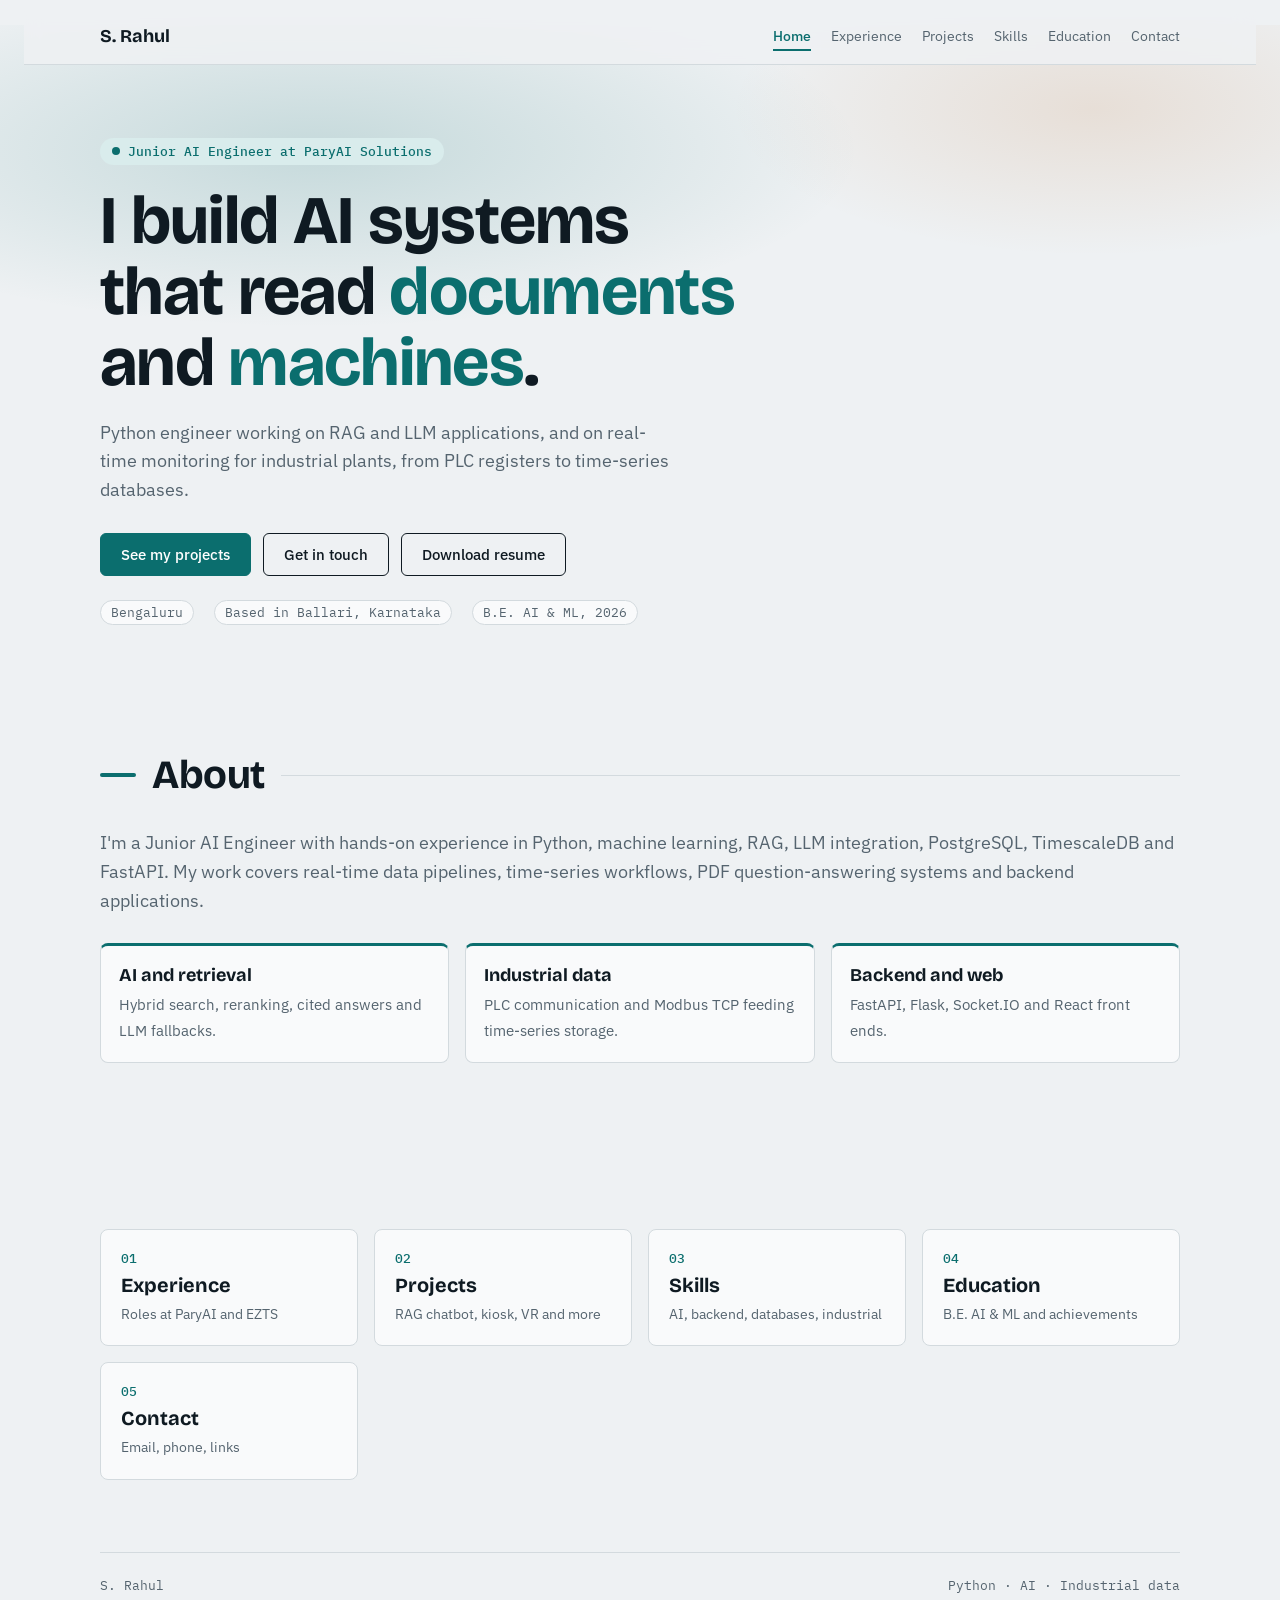
<file: index.html>
<!doctype html>
<html lang="en">
<head>
<meta charset="utf-8">
<meta name="viewport" content="width=device-width, initial-scale=1, viewport-fit=cover">
<title>S. Rahul Portfolio</title>
<meta name="claude:viewport-fit-sides" content="cover">
<link rel="preconnect" href="https://fonts.googleapis.com">
<link rel="preconnect" href="https://fonts.gstatic.com" crossorigin>
<link rel="stylesheet" href="https://fonts.googleapis.com/css2?family=Bricolage+Grotesque:opsz,wght@12..96,500;12..96,700&family=IBM+Plex+Sans:wght@400;500;600&family=IBM+Plex+Mono:wght@400;500&display=swap">
<link rel="stylesheet" href="style.css">
</head>
<body>

<header class="top">
  <div class="wrap">
    <a class="brand" href="index.html">S. Rahul</a>
    <nav aria-label="Pages">
      <a href="index.html" class="active" aria-current="page">Home</a>
      <a href="experience.html">Experience</a>
      <a href="projects.html">Projects</a>
      <a href="skills.html">Skills</a>
      <a href="education.html">Education</a>
      <a href="contact.html">Contact</a>
    </nav>
  </div>
</header>

<main class="wrap" id="top">
  <div class="hero">
    <div>
      <span class="status"><i></i>Junior AI Engineer at ParyAI Solutions</span>
      <h1>I build AI systems that read <span>documents</span> and <span>machines</span>.</h1>
      <p class="lead">Python engineer working on RAG and LLM applications, and on real-time monitoring for industrial plants, from PLC registers to time-series databases.</p>
      <div class="cta">
        <a class="btn primary" href="projects.html">See my projects</a>
        <a class="btn" href="contact.html">Get in touch</a>
        <a class="btn" href="S.Rahul.pdf" download>Download resume</a>
      </div>
      <div class="meta"><span>Bengaluru</span><span>Based in Ballari, Karnataka</span><span>B.E. AI &amp; ML, 2026</span></div>
    </div>
  </div>

  <section id="about" class="about">
    <div class="sec-head">
      <h2>About</h2>
      <div class="sec-body">
        <p>I'm a Junior AI Engineer with hands-on experience in Python, machine learning, RAG, LLM integration, PostgreSQL, TimescaleDB and FastAPI. My work covers real-time data pipelines, time-series workflows, PDF question-answering systems and backend applications.</p>
        <div class="facts">
          <div class="fact"><b>AI and retrieval</b><span>Hybrid search, reranking, cited answers and LLM fallbacks.</span></div>
          <div class="fact"><b>Industrial data</b><span>PLC communication and Modbus TCP feeding time-series storage.</span></div>
          <div class="fact"><b>Backend and web</b><span>FastAPI, Flask, Socket.IO and React front ends.</span></div>
        </div>
      </div>
    </div>
  </section>

  <div class="explore">
    <a href="experience.html"><em>01</em><b>Experience</b><span>Roles at ParyAI and EZTS</span></a>
    <a href="projects.html"><em>02</em><b>Projects</b><span>RAG chatbot, kiosk, VR and more</span></a>
    <a href="skills.html"><em>03</em><b>Skills</b><span>AI, backend, databases, industrial</span></a>
    <a href="education.html"><em>04</em><b>Education</b><span>B.E. AI &amp; ML and achievements</span></a>
    <a href="contact.html"><em>05</em><b>Contact</b><span>Email, phone, links</span></a>
  </div>

  <footer><span>S. Rahul</span><span>Python · AI · Industrial data</span></footer>
</main>

<script src="script.js"></script>
</body>
</html>
</file>
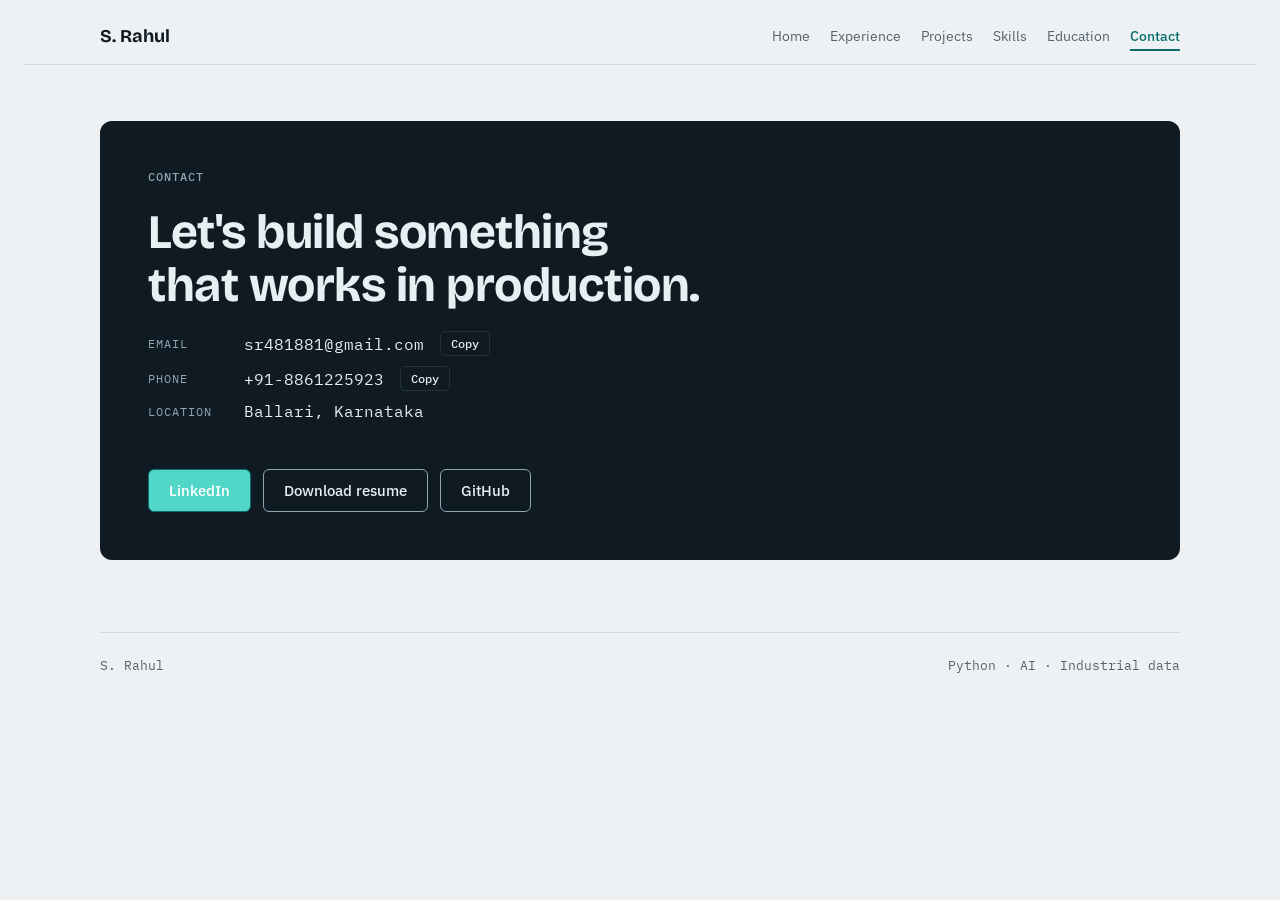
<file: contact.html>
<!doctype html>
<html lang="en">
<head>
<meta charset="utf-8">
<meta name="viewport" content="width=device-width, initial-scale=1, viewport-fit=cover">
<title>Contact · S. Rahul</title>
<meta name="claude:viewport-fit-sides" content="cover">
<link rel="preconnect" href="https://fonts.googleapis.com">
<link rel="preconnect" href="https://fonts.gstatic.com" crossorigin>
<link rel="stylesheet" href="https://fonts.googleapis.com/css2?family=Bricolage+Grotesque:opsz,wght@12..96,500;12..96,700&family=IBM+Plex+Sans:wght@400;500;600&family=IBM+Plex+Mono:wght@400;500&display=swap">
<link rel="stylesheet" href="style.css">
</head>
<body>

<header class="top">
  <div class="wrap">
    <a class="brand" href="index.html">S. Rahul</a>
    <nav aria-label="Pages">
      <a href="index.html">Home</a>
      <a href="experience.html">Experience</a>
      <a href="projects.html">Projects</a>
      <a href="skills.html">Skills</a>
      <a href="education.html">Education</a>
      <a href="contact.html" class="active" aria-current="page">Contact</a>
    </nav>
  </div>
</header>

<main class="wrap" id="top">
  <section class="page-intro" id="contact">
    <div class="contact">
      <span class="label">Contact</span>
      <h2>Let's build something that works in production.</h2>
      <div class="contact-list">
        <div><span class="k">Email</span><span>sr481881@gmail.com</span><button class="copy" data-copy="sr481881@gmail.com" type="button">Copy</button></div>
        <div><span class="k">Phone</span><span>+91-8861225923</span><button class="copy" data-copy="+91-8861225923" type="button">Copy</button></div>
        <div><span class="k">Location</span><span>Ballari, Karnataka</span></div>
      </div>
      <div class="cta">
        <a class="btn primary" id="linkedin" href="https://www.linkedin.com/in/s-rahul-4634852ab/" target="_blank" rel="noopener">LinkedIn</a>
        <a class="btn" href="S.Rahul.pdf" download>Download resume</a>
        <a class="btn" id="github" href="https://github.com/" target="_blank" rel="noopener">GitHub</a>
      </div>
    </div>
  </section>

  <footer><span>S. Rahul</span><span>Python · AI · Industrial data</span></footer>
</main>

<script src="script.js"></script>
</body>
</html>
</file>
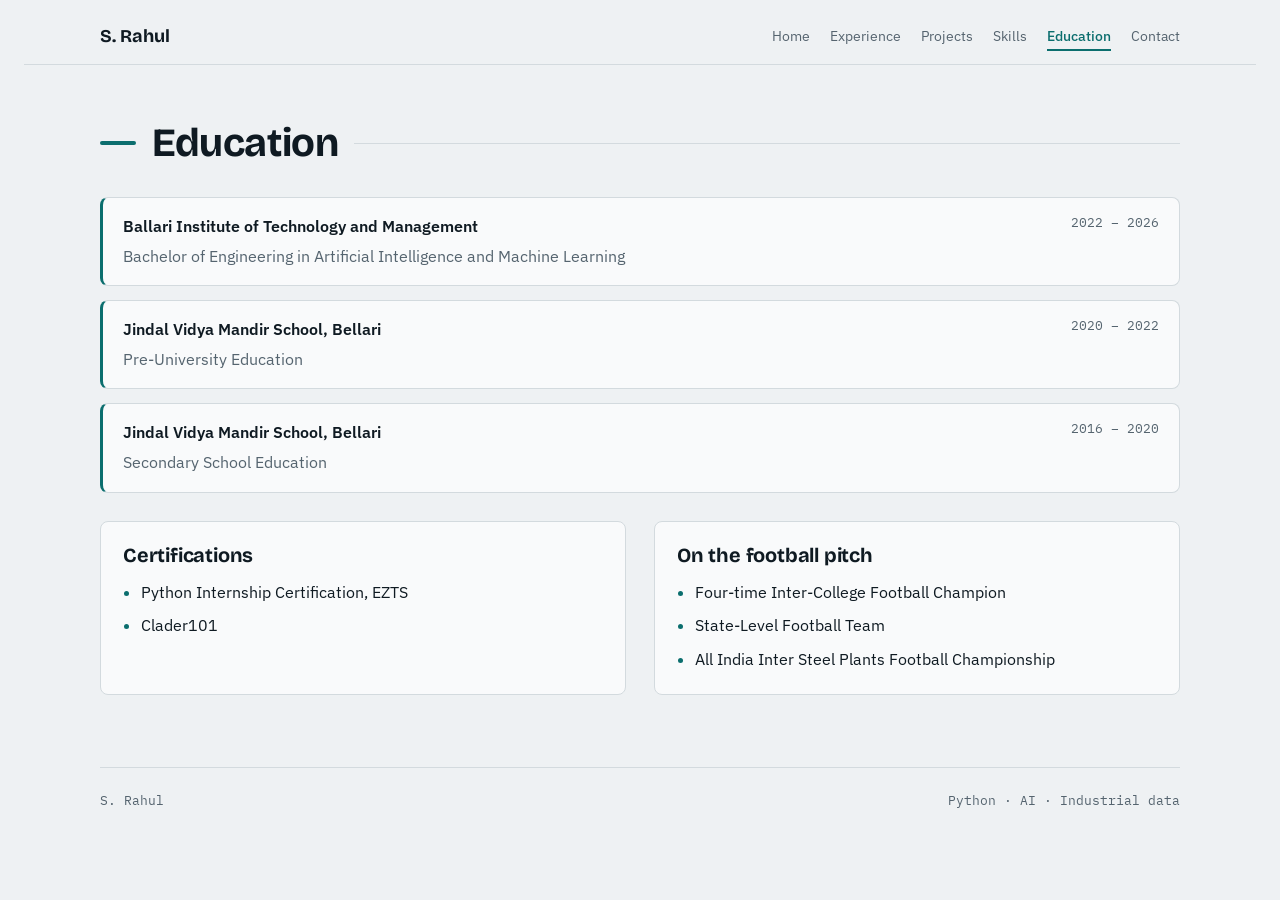
<file: education.html>
<!doctype html>
<html lang="en">
<head>
<meta charset="utf-8">
<meta name="viewport" content="width=device-width, initial-scale=1, viewport-fit=cover">
<title>Education · S. Rahul</title>
<meta name="claude:viewport-fit-sides" content="cover">
<link rel="preconnect" href="https://fonts.googleapis.com">
<link rel="preconnect" href="https://fonts.gstatic.com" crossorigin>
<link rel="stylesheet" href="https://fonts.googleapis.com/css2?family=Bricolage+Grotesque:opsz,wght@12..96,500;12..96,700&family=IBM+Plex+Sans:wght@400;500;600&family=IBM+Plex+Mono:wght@400;500&display=swap">
<link rel="stylesheet" href="style.css">
</head>
<body>

<header class="top">
  <div class="wrap">
    <a class="brand" href="index.html">S. Rahul</a>
    <nav aria-label="Pages">
      <a href="index.html">Home</a>
      <a href="experience.html">Experience</a>
      <a href="projects.html">Projects</a>
      <a href="skills.html">Skills</a>
      <a href="education.html" class="active" aria-current="page">Education</a>
      <a href="contact.html">Contact</a>
    </nav>
  </div>
</header>

<main class="wrap" id="top">
  <section class="page-intro" id="education">
    <div class="sec-head">
      <h2>Education</h2>
      <div class="sec-body">
        <div class="edu">
          <div class="edu-row"><b>Ballari Institute of Technology and Management</b><span class="yrs">2022 – 2026</span><span>Bachelor of Engineering in Artificial Intelligence and Machine Learning</span></div>
          <div class="edu-row"><b>Jindal Vidya Mandir School, Bellari</b><span class="yrs">2020 – 2022</span><span>Pre-University Education</span></div>
          <div class="edu-row"><b>Jindal Vidya Mandir School, Bellari</b><span class="yrs">2016 – 2020</span><span>Secondary School Education</span></div>
        </div>
        <div class="two">
          <div>
            <h3>Certifications</h3>
            <ul class="plain"><li>Python Internship Certification, EZTS</li><li>Clader101</li></ul>
          </div>
          <div>
            <h3>On the football pitch</h3>
            <ul class="plain"><li>Four-time Inter-College Football Champion</li><li>State-Level Football Team</li><li>All India Inter Steel Plants Football Championship</li></ul>
          </div>
        </div>
      </div>
    </div>
  </section>

  <footer><span>S. Rahul</span><span>Python · AI · Industrial data</span></footer>
</main>

<script src="script.js"></script>
</body>
</html>
</file>
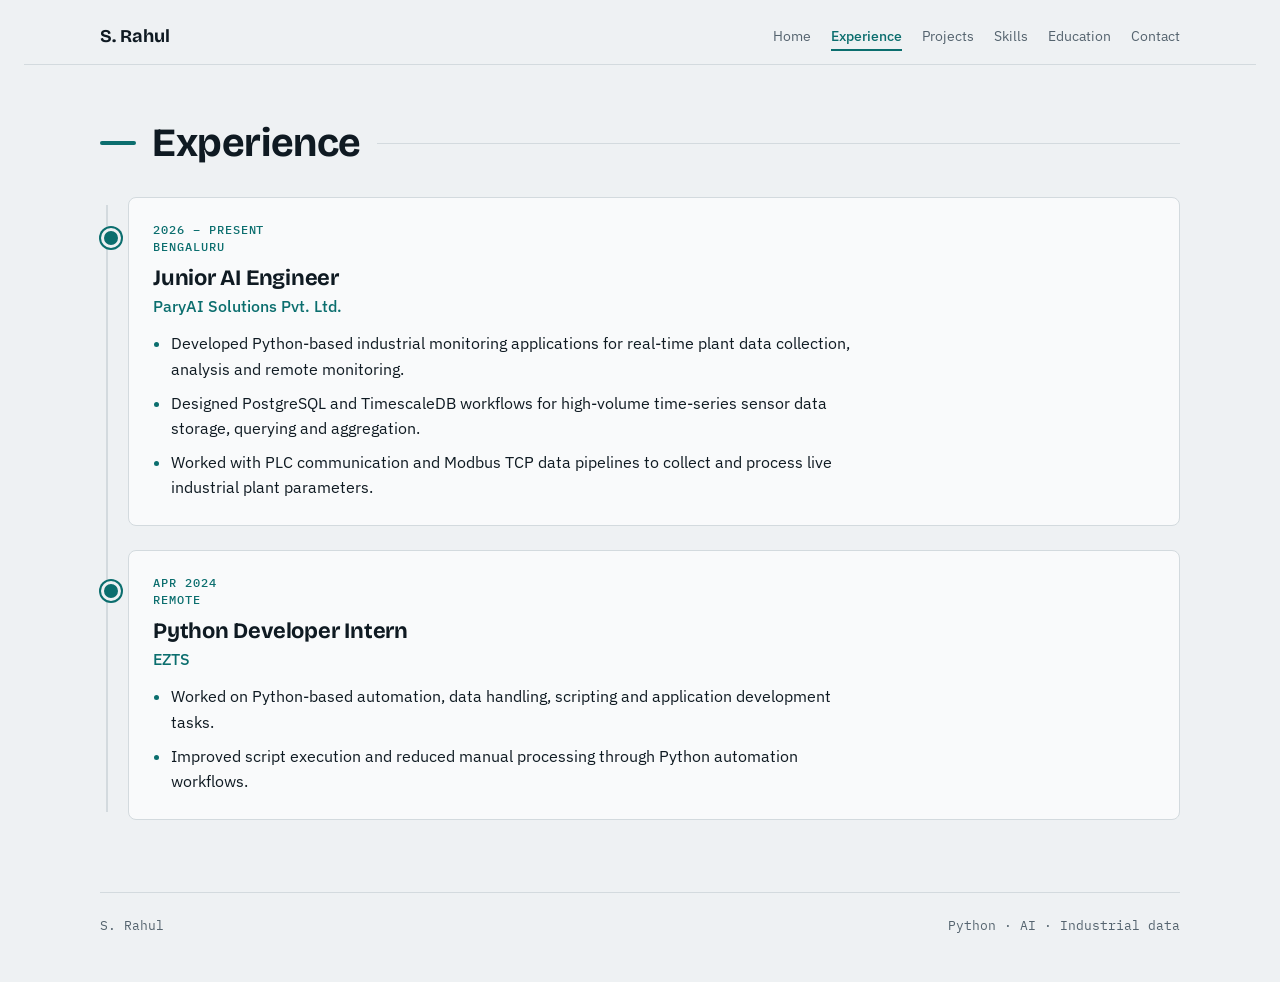
<file: experience.html>
<!doctype html>
<html lang="en">
<head>
<meta charset="utf-8">
<meta name="viewport" content="width=device-width, initial-scale=1, viewport-fit=cover">
<title>Experience · S. Rahul</title>
<meta name="claude:viewport-fit-sides" content="cover">
<link rel="preconnect" href="https://fonts.googleapis.com">
<link rel="preconnect" href="https://fonts.gstatic.com" crossorigin>
<link rel="stylesheet" href="https://fonts.googleapis.com/css2?family=Bricolage+Grotesque:opsz,wght@12..96,500;12..96,700&family=IBM+Plex+Sans:wght@400;500;600&family=IBM+Plex+Mono:wght@400;500&display=swap">
<link rel="stylesheet" href="style.css">
</head>
<body>

<header class="top">
  <div class="wrap">
    <a class="brand" href="index.html">S. Rahul</a>
    <nav aria-label="Pages">
      <a href="index.html">Home</a>
      <a href="experience.html" class="active" aria-current="page">Experience</a>
      <a href="projects.html">Projects</a>
      <a href="skills.html">Skills</a>
      <a href="education.html">Education</a>
      <a href="contact.html">Contact</a>
    </nav>
  </div>
</header>

<main class="wrap" id="top">
  <section class="page-intro" id="experience">
    <div class="sec-head">
      <h2>Experience</h2>
      <div class="sec-body">
        <div class="job">
          <div class="mono label">2026 – Present<br>Bengaluru</div>
          <div>
            <h3>Junior AI Engineer</h3>
            <div class="org">ParyAI Solutions Pvt. Ltd.</div>
            <ul>
              <li>Developed Python-based industrial monitoring applications for real-time plant data collection, analysis and remote monitoring.</li>
              <li>Designed PostgreSQL and TimescaleDB workflows for high-volume time-series sensor data storage, querying and aggregation.</li>
              <li>Worked with PLC communication and Modbus TCP data pipelines to collect and process live industrial plant parameters.</li>
            </ul>
          </div>
        </div>
        <div class="job">
          <div class="mono label">Apr 2024<br>Remote</div>
          <div>
            <h3>Python Developer Intern</h3>
            <div class="org">EZTS</div>
            <ul>
              <li>Worked on Python-based automation, data handling, scripting and application development tasks.</li>
              <li>Improved script execution and reduced manual processing through Python automation workflows.</li>
            </ul>
          </div>
        </div>
      </div>
    </div>
  </section>

  <footer><span>S. Rahul</span><span>Python · AI · Industrial data</span></footer>
</main>

<script src="script.js"></script>
</body>
</html>
</file>
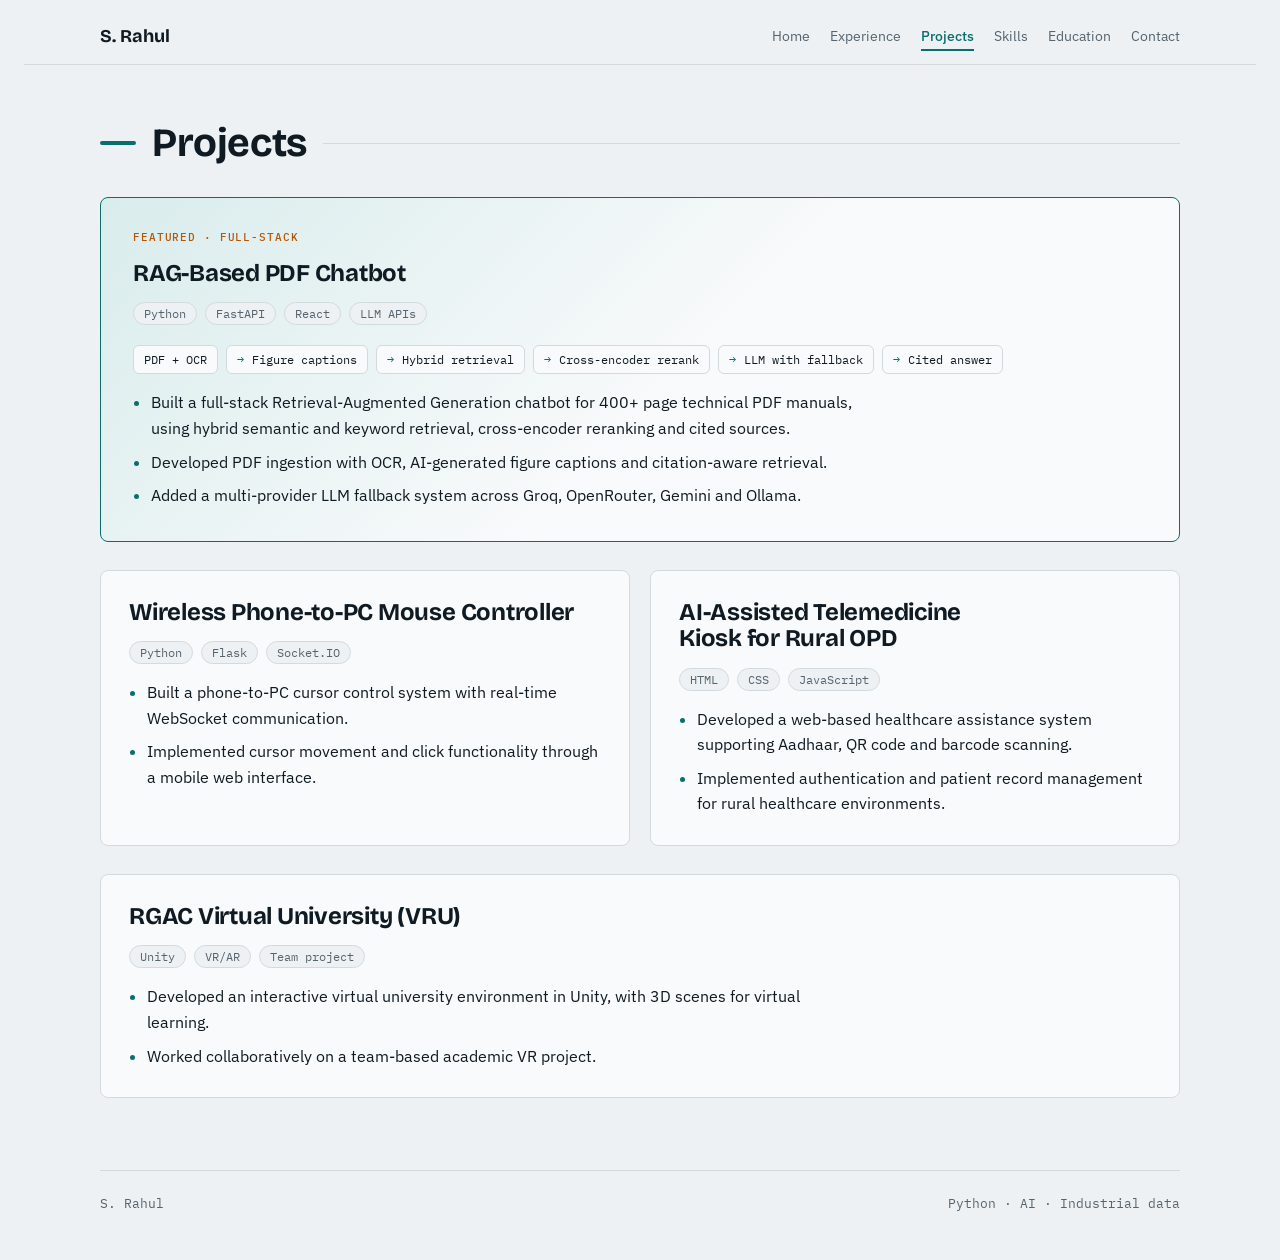
<file: projects.html>
<!doctype html>
<html lang="en">
<head>
<meta charset="utf-8">
<meta name="viewport" content="width=device-width, initial-scale=1, viewport-fit=cover">
<title>Projects · S. Rahul</title>
<meta name="claude:viewport-fit-sides" content="cover">
<link rel="preconnect" href="https://fonts.googleapis.com">
<link rel="preconnect" href="https://fonts.gstatic.com" crossorigin>
<link rel="stylesheet" href="https://fonts.googleapis.com/css2?family=Bricolage+Grotesque:opsz,wght@12..96,500;12..96,700&family=IBM+Plex+Sans:wght@400;500;600&family=IBM+Plex+Mono:wght@400;500&display=swap">
<link rel="stylesheet" href="style.css">
</head>
<body>

<header class="top">
  <div class="wrap">
    <a class="brand" href="index.html">S. Rahul</a>
    <nav aria-label="Pages">
      <a href="index.html">Home</a>
      <a href="experience.html">Experience</a>
      <a href="projects.html" class="active" aria-current="page">Projects</a>
      <a href="skills.html">Skills</a>
      <a href="education.html">Education</a>
      <a href="contact.html">Contact</a>
    </nav>
  </div>
</header>

<main class="wrap" id="top">
  <section class="page-intro" id="projects">
    <div class="sec-head">
      <h2>Projects</h2>
      <div class="sec-body">
        <article class="project feature">
          <span class="badge">Featured · Full-stack</span>
          <h3>RAG-Based PDF Chatbot</h3>
          <div class="tag-row"><span class="tag">Python</span><span class="tag">FastAPI</span><span class="tag">React</span><span class="tag">LLM APIs</span></div>
          <div class="flow" aria-label="Pipeline">
            <span>PDF + OCR</span><span>Figure captions</span><span>Hybrid retrieval</span><span>Cross-encoder rerank</span><span>LLM with fallback</span><span>Cited answer</span>
          </div>
          <ul>
            <li>Built a full-stack Retrieval-Augmented Generation chatbot for 400+ page technical PDF manuals, using hybrid semantic and keyword retrieval, cross-encoder reranking and cited sources.</li>
            <li>Developed PDF ingestion with OCR, AI-generated figure captions and citation-aware retrieval.</li>
            <li>Added a multi-provider LLM fallback system across Groq, OpenRouter, Gemini and Ollama.</li>
          </ul>
        </article>

        <div class="grid-2">
          <article class="project">
            <h3>Wireless Phone-to-PC Mouse Controller</h3>
            <div class="tag-row"><span class="tag">Python</span><span class="tag">Flask</span><span class="tag">Socket.IO</span></div>
            <ul>
              <li>Built a phone-to-PC cursor control system with real-time WebSocket communication.</li>
              <li>Implemented cursor movement and click functionality through a mobile web interface.</li>
            </ul>
          </article>
          <article class="project">
            <h3>AI-Assisted Telemedicine Kiosk for Rural OPD</h3>
            <div class="tag-row"><span class="tag">HTML</span><span class="tag">CSS</span><span class="tag">JavaScript</span></div>
            <ul>
              <li>Developed a web-based healthcare assistance system supporting Aadhaar, QR code and barcode scanning.</li>
              <li>Implemented authentication and patient record management for rural healthcare environments.</li>
            </ul>
          </article>
        </div>

        <article class="project">
          <h3>RGAC Virtual University (VRU)</h3>
          <div class="tag-row"><span class="tag">Unity</span><span class="tag">VR/AR</span><span class="tag">Team project</span></div>
          <ul>
            <li>Developed an interactive virtual university environment in Unity, with 3D scenes for virtual learning.</li>
            <li>Worked collaboratively on a team-based academic VR project.</li>
          </ul>
        </article>
      </div>
    </div>
  </section>

  <footer><span>S. Rahul</span><span>Python · AI · Industrial data</span></footer>
</main>

<script src="script.js"></script>
</body>
</html>
</file>
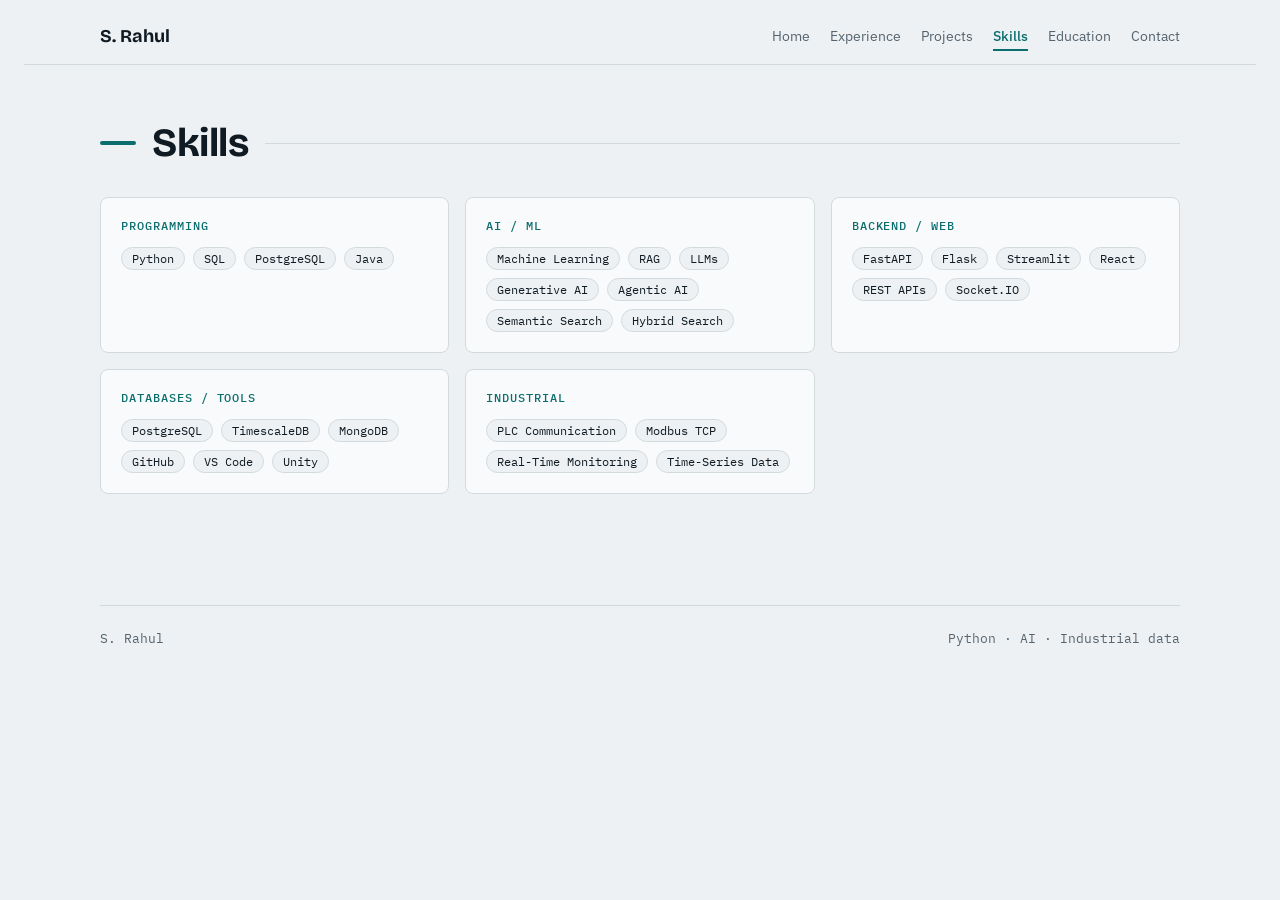
<file: skills.html>
<!doctype html>
<html lang="en">
<head>
<meta charset="utf-8">
<meta name="viewport" content="width=device-width, initial-scale=1, viewport-fit=cover">
<title>Skills · S. Rahul</title>
<meta name="claude:viewport-fit-sides" content="cover">
<link rel="preconnect" href="https://fonts.googleapis.com">
<link rel="preconnect" href="https://fonts.gstatic.com" crossorigin>
<link rel="stylesheet" href="https://fonts.googleapis.com/css2?family=Bricolage+Grotesque:opsz,wght@12..96,500;12..96,700&family=IBM+Plex+Sans:wght@400;500;600&family=IBM+Plex+Mono:wght@400;500&display=swap">
<link rel="stylesheet" href="style.css">
</head>
<body>

<header class="top">
  <div class="wrap">
    <a class="brand" href="index.html">S. Rahul</a>
    <nav aria-label="Pages">
      <a href="index.html">Home</a>
      <a href="experience.html">Experience</a>
      <a href="projects.html">Projects</a>
      <a href="skills.html" class="active" aria-current="page">Skills</a>
      <a href="education.html">Education</a>
      <a href="contact.html">Contact</a>
    </nav>
  </div>
</header>

<main class="wrap" id="top">
  <section class="page-intro" id="skills">
    <div class="sec-head">
      <h2>Skills</h2>
      <div class="sec-body">
        <div class="skill-table">
          <div class="skill-row"><div class="label">Programming</div><div class="tag-row"><span class="tag">Python</span><span class="tag">SQL</span><span class="tag">PostgreSQL</span><span class="tag">Java</span></div></div>
          <div class="skill-row"><div class="label">AI / ML</div><div class="tag-row"><span class="tag">Machine Learning</span><span class="tag">RAG</span><span class="tag">LLMs</span><span class="tag">Generative AI</span><span class="tag">Agentic AI</span><span class="tag">Semantic Search</span><span class="tag">Hybrid Search</span></div></div>
          <div class="skill-row"><div class="label">Backend / Web</div><div class="tag-row"><span class="tag">FastAPI</span><span class="tag">Flask</span><span class="tag">Streamlit</span><span class="tag">React</span><span class="tag">REST APIs</span><span class="tag">Socket.IO</span></div></div>
          <div class="skill-row"><div class="label">Databases / Tools</div><div class="tag-row"><span class="tag">PostgreSQL</span><span class="tag">TimescaleDB</span><span class="tag">MongoDB</span><span class="tag">GitHub</span><span class="tag">VS Code</span><span class="tag">Unity</span></div></div>
          <div class="skill-row"><div class="label">Industrial</div><div class="tag-row"><span class="tag">PLC Communication</span><span class="tag">Modbus TCP</span><span class="tag">Real-Time Monitoring</span><span class="tag">Time-Series Data</span></div></div>
        </div>
      </div>
    </div>
  </section>

  <footer><span>S. Rahul</span><span>Python · AI · Industrial data</span></footer>
</main>

<script src="script.js"></script>
</body>
</html>
</file>
<file: style.css>
/* Layout: single scrolling page. Hero pairs an intro with a live telemetry trace; then experience as a log, projects as a stacked list, skills as a tag table. */
:root {
  --bg: #eef1f3;
  --surface: #f9fafb;
  --ink: #0f1a22;
  --muted: #55646f;
  --line: #d3dade;
  --accent: #0b6e6e;
  --accent-ink: #ffffff;
  --accent-soft: #d9ecec;
  --signal: #b4570a;
  --trace-bg: #0f1a22;
  --trace-grid: #22333f;
  --trace-line: #52d6c8;
  --trace-text: #8fa6b3;
  --font-display: "Bricolage Grotesque", "Segoe UI", system-ui, sans-serif;
  --font-body: "IBM Plex Sans", "Segoe UI", system-ui, sans-serif;
  --font-mono: "IBM Plex Mono", Consolas, "Courier New", monospace;
}
@media (prefers-color-scheme: dark) {
  :root:not([data-theme="light"]) {
    --bg: #0e151a; --surface: #151f26; --ink: #e8eff3; --muted: #9aabb5; --line: #25343e;
    --accent: #4fd1c5; --accent-ink: #062321; --accent-soft: #14312f; --signal: #f0a24f;
    --trace-bg: #0a1014; --trace-grid: #1b2a33; --trace-line: #52d6c8; --trace-text: #7f95a2;
    color-scheme: dark;
  }
}
:root[data-theme="dark"] {
  --bg: #0e151a; --surface: #151f26; --ink: #e8eff3; --muted: #9aabb5; --line: #25343e;
  --accent: #4fd1c5; --accent-ink: #062321; --accent-soft: #14312f; --signal: #f0a24f;
  --trace-bg: #0a1014; --trace-grid: #1b2a33; --trace-line: #52d6c8; --trace-text: #7f95a2;
  color-scheme: dark;
}

* { box-sizing: border-box; }
html { scroll-behavior: smooth; scroll-padding-top: 72px; }
body {
  background: var(--bg); color: var(--ink);
  font: 400 16px/1.6 var(--font-body);
  padding-left: max(16px, env(safe-area-inset-left, 0px));
  padding-right: max(16px, env(safe-area-inset-right, 0px));
  padding-block: 0;
  -webkit-font-smoothing: antialiased;
}
body::before { content: ""; position: fixed; inset: 0 0 auto; height: env(safe-area-inset-top, 0px); z-index: 10; background: var(--bg); }
a { color: inherit; }
:focus-visible { outline: 2px solid var(--accent); outline-offset: 3px; border-radius: 3px; }
.wrap { max-width: 1080px; margin: 0 auto; }
h1, h2, h3 { font-family: var(--font-display); text-wrap: balance; margin: 0; line-height: 1.1; letter-spacing: -0.01em; }
p { margin: 0; }
.mono { font-family: var(--font-mono); }
.label { font: 500 12px/1.4 var(--font-mono); letter-spacing: 0.08em; text-transform: uppercase; color: var(--muted); }

/* header */
header.top { position: sticky; top: env(safe-area-inset-top, 0px); z-index: 9; background: var(--bg); border-bottom: 1px solid var(--line); }
header.top .wrap { display: flex; align-items: center; justify-content: space-between; gap: 16px; min-height: 56px; }
.brand { font: 700 18px var(--font-display); text-decoration: none; }
nav { display: flex; gap: 4px 20px; flex-wrap: wrap; justify-content: flex-end; }
nav a { font-size: 14px; text-decoration: none; color: var(--muted); padding: 4px 0; }
nav a:hover { color: var(--accent); }

/* hero */
.hero { display: grid; grid-template-columns: 1.1fr 1fr; gap: 40px; align-items: center; padding-block: 56px 64px; }
.hero > * { min-width: 0; }
.status { display: inline-flex; align-items: center; gap: 8px; font: 500 13px var(--font-mono); color: var(--accent); background: var(--accent-soft); padding: 5px 12px; border-radius: 99px; }
.status i { width: 8px; height: 8px; border-radius: 50%; background: var(--accent); }
.hero h1 { font-size: clamp(40px, 6.4vw, 68px); font-weight: 700; margin-top: 20px; }
.hero h1 span { color: var(--accent); }
.hero .lead { margin-top: 20px; font-size: 18px; color: var(--muted); max-width: 52ch; }
.cta { display: flex; flex-wrap: wrap; gap: 12px; margin-top: 28px; }
.btn { display: inline-flex; align-items: center; gap: 8px; font: 500 15px var(--font-body); padding: 11px 20px; border-radius: 6px; text-decoration: none; border: 1px solid var(--ink); cursor: pointer; background: transparent; color: var(--ink); }
.btn.primary { background: var(--accent); border-color: var(--accent); color: var(--accent-ink); }
.btn:hover { filter: brightness(1.08); }
.meta { display: flex; flex-wrap: wrap; gap: 6px 20px; margin-top: 24px; font: 400 13px var(--font-mono); color: var(--muted); }

.scope { background: var(--trace-bg); border-radius: 8px; padding: 16px; color: var(--trace-text); font: 400 12px var(--font-mono); }
.scope-head { display: flex; justify-content: space-between; gap: 8px; flex-wrap: wrap; margin-bottom: 10px; }
.scope canvas { display: block; width: 100%; height: 190px; }
.reads { display: grid; grid-template-columns: repeat(3, 1fr); gap: 8px; margin-top: 12px; }
.reads div { border-top: 1px solid var(--trace-grid); padding-top: 8px; }
.reads b { display: block; font: 500 20px var(--font-mono); color: #e8eff3; font-variant-numeric: tabular-nums; }
.scope-note { margin-top: 12px; font-size: 11px; opacity: 0.8; }

/* sections */
section { padding-block: 64px; border-top: 1px solid var(--line); }
.sec-head { display: grid; grid-template-columns: 200px 1fr; gap: 24px; }
.sec-head h2 { font-size: clamp(28px, 4vw, 38px); }
.sec-body { display: grid; gap: 28px; min-width: 0; }
.about p { font-size: 19px; max-width: 62ch; }
.facts { display: grid; grid-template-columns: repeat(auto-fit, minmax(210px, 1fr)); gap: 16px; }
.fact { background: var(--surface); border: 1px solid var(--line); border-radius: 8px; padding: 18px; }
.fact b { display: block; font: 700 18px var(--font-display); margin-bottom: 6px; }
.fact span { color: var(--muted); font-size: 15px; }

/* experience */
.job { display: grid; grid-template-columns: 150px 1fr; gap: 24px; padding-bottom: 28px; border-bottom: 1px dashed var(--line); }
.job:last-child { border-bottom: 0; padding-bottom: 0; }
.job > * { min-width: 0; }
.job h3 { font-size: 22px; }
.job .org { color: var(--accent); font-weight: 500; margin-top: 4px; }
.job ul { margin: 14px 0 0; padding-left: 18px; display: grid; gap: 8px; max-width: 70ch; }
.job li::marker { color: var(--accent); }

/* projects */
.project { background: var(--surface); border: 1px solid var(--line); border-radius: 8px; padding: 28px; display: grid; gap: 16px; min-width: 0; }
.project.feature { border-color: var(--accent); }
.project h3 { font-size: 24px; }
.tag-row { display: flex; flex-wrap: wrap; gap: 8px; }
.tag { font: 400 12px var(--font-mono); padding: 3px 10px; border: 1px solid var(--line); border-radius: 99px; color: var(--muted); }
.project ul { margin: 0; padding-left: 18px; display: grid; gap: 8px; max-width: 72ch; }
.project li::marker { color: var(--accent); }
.badge { font: 500 11px var(--font-mono); letter-spacing: 0.08em; text-transform: uppercase; color: var(--signal); }
.flow { display: flex; flex-wrap: wrap; gap: 8px 0; align-items: stretch; margin-top: 4px; }
.flow span { font: 400 12px var(--font-mono); background: var(--bg); border: 1px solid var(--line); padding: 6px 10px; }
.flow span:not(:last-child)::after { content: "→"; margin-left: 10px; color: var(--accent); }
.flow span { border-right: 0; }
.flow span:last-child { border-right: 1px solid var(--line); }
.grid-2 { display: grid; grid-template-columns: repeat(auto-fit, minmax(300px, 1fr)); gap: 20px; }

/* skills */
.skill-table { border: 1px solid var(--line); border-radius: 8px; overflow: hidden; background: var(--surface); }
.skill-row { display: grid; grid-template-columns: 190px 1fr; gap: 16px; padding: 16px 20px; border-top: 1px solid var(--line); }
.skill-row:first-child { border-top: 0; }
.skill-row > * { min-width: 0; }
.skill-row .label { padding-top: 5px; }
.skill-row .tag-row .tag { color: var(--ink); background: var(--bg); }

/* education */
.edu { display: grid; gap: 14px; }
.edu-row { display: grid; grid-template-columns: 1fr auto; gap: 4px 16px; padding-bottom: 14px; border-bottom: 1px solid var(--line); }
.edu-row:last-child { border: 0; }
.edu-row b { font-weight: 600; }
.edu-row span { color: var(--muted); }
.edu-row .yrs { font: 400 13px var(--font-mono); color: var(--muted); grid-row: 1; grid-column: 2; }
.two { display: grid; grid-template-columns: repeat(auto-fit, minmax(280px, 1fr)); gap: 28px; }
.two h3 { font-size: 20px; margin-bottom: 14px; }
.plain { margin: 0; padding-left: 18px; display: grid; gap: 8px; }
.plain li::marker { color: var(--accent); }

/* contact */
.contact { display: grid; gap: 20px; }
.contact h2 { font-size: clamp(32px, 5vw, 48px); max-width: 18ch; }
.contact-list { display: grid; gap: 10px; font: 400 16px var(--font-mono); }
.contact-list div { display: flex; flex-wrap: wrap; gap: 6px 16px; align-items: center; }
.contact-list .k { width: 80px; color: var(--muted); font-size: 12px; text-transform: uppercase; letter-spacing: 0.08em; }
.copy { font: 500 12px var(--font-mono); padding: 4px 10px; border: 1px solid var(--line); border-radius: 5px; background: var(--surface); color: var(--ink); cursor: pointer; }
.copy:hover { border-color: var(--accent); color: var(--accent); }
footer { border-top: 1px solid var(--line); padding-block: 24px 40px; font: 400 13px var(--font-mono); color: var(--muted); display: flex; justify-content: space-between; gap: 12px; flex-wrap: wrap; }

@media (max-width: 860px) {
  .hero { grid-template-columns: 1fr; gap: 32px; padding-block: 40px; }
  .sec-head { grid-template-columns: 1fr; gap: 8px; }
  .job { grid-template-columns: 1fr; gap: 8px; }
  .skill-row { grid-template-columns: 1fr; gap: 8px; padding: 14px 16px; }
  .skill-row .label { padding-top: 0; }
  section { padding-block: 48px; }
  .project { padding: 20px; }
  header.top .wrap { flex-direction: column; align-items: flex-start; gap: 4px; padding-block: 8px; }
  nav { justify-content: flex-start; }
  html { scroll-padding-top: 104px; }
}
@media (prefers-reduced-motion: reduce) { html { scroll-behavior: auto; } }

/* ---- visual polish ---- */
header.top { background: color-mix(in srgb, var(--bg) 88%, transparent); backdrop-filter: blur(10px); }
nav a { position: relative; }
nav a::after { content: ""; position: absolute; left: 0; right: 0; bottom: 0; height: 2px; background: var(--accent); transform: scaleX(0); transition: transform .2s; }
nav a:hover::after { transform: scaleX(1); }

.hero { position: relative; }
.hero::before { content: ""; position: absolute; z-index: -1; inset: -40px -10% auto -10%; height: 420px;
  background: radial-gradient(60% 60% at 25% 30%, color-mix(in srgb, var(--accent) 18%, transparent), transparent 70%),
              radial-gradient(40% 50% at 85% 20%, color-mix(in srgb, var(--signal) 12%, transparent), transparent 70%); }
.hero h1 { line-height: 1.05; }
.btn { transition: transform .15s, box-shadow .15s, filter .15s; }
.btn:hover { transform: translateY(-2px); box-shadow: 0 6px 16px rgba(0,0,0,.15); }
.meta span { background: var(--surface); border: 1px solid var(--line); padding: 3px 10px; border-radius: 99px; }
.scope { box-shadow: 0 20px 40px -20px rgba(0,0,0,.45); border: 1px solid var(--trace-grid); }

/* section headings: title on top, content full width */
section { padding-block: 72px; }
.sec-head { grid-template-columns: 1fr; gap: 32px; }
.sec-head h2 { display: flex; align-items: center; gap: 16px; font-size: clamp(30px, 4vw, 40px); }
.sec-head h2::before { content: ""; width: 36px; height: 4px; border-radius: 2px; background: var(--accent); }
.sec-head h2::after { content: ""; flex: 1; height: 1px; background: var(--line); }

.about p { font-size: 18px; max-width: none; color: var(--muted); }
.fact { border-top: 3px solid var(--accent); transition: transform .2s, box-shadow .2s; }
.fact:hover, .project:hover { transform: translateY(-3px); box-shadow: 0 12px 28px -14px rgba(0,0,0,.35); }

/* experience as timeline */
#experience .sec-body { position: relative; padding-left: 28px; gap: 24px; }
#experience .sec-body::before { content: ""; position: absolute; left: 6px; top: 8px; bottom: 8px; width: 2px; background: var(--line); }
.job { position: relative; background: var(--surface); border: 1px solid var(--line); border-radius: 8px; padding: 24px; grid-template-columns: 1fr; gap: 10px; }
.job:last-child { border: 1px solid var(--line); padding-bottom: 24px; }
.job::before { content: ""; position: absolute; left: -28px; top: 30px; width: 14px; height: 14px; border-radius: 50%; background: var(--accent); border: 3px solid var(--bg); box-shadow: 0 0 0 2px var(--accent); }
.job > .label { color: var(--accent); }
.job ul { margin-top: 12px; }

/* projects */
.project { transition: transform .2s, box-shadow .2s, border-color .2s; }
.project:hover { border-color: var(--accent); }
.project.feature { background: linear-gradient(135deg, var(--accent-soft), var(--surface) 55%); padding: 32px; }
.grid-2 { grid-template-columns: repeat(auto-fit, minmax(min(100%, 320px), 1fr)); }
.grid-2 .project { align-content: start; }
.tag-row .tag { background: var(--bg); }
.flow { gap: 8px; }
.flow span { border: 1px solid var(--line); border-radius: 6px; background: var(--surface); }
.flow span:not(:last-child)::after { content: none; }
.flow span:not(:first-child)::before { content: "→"; margin-right: 8px; color: var(--accent); }

/* skills as cards */
.skill-table { display: grid; grid-template-columns: repeat(auto-fit, minmax(min(100%, 320px), 1fr)); gap: 16px; border: 0; background: none; border-radius: 0; overflow: visible; }
.skill-row { grid-template-columns: 1fr; gap: 12px; padding: 20px; background: var(--surface); border: 1px solid var(--line); border-top: 1px solid var(--line); border-radius: 8px; align-content: start; }
.skill-row:first-child { border-top: 1px solid var(--line); }
.skill-row .label { padding: 0; color: var(--accent); }

/* education */
.edu-row { background: var(--surface); border: 1px solid var(--line); border-left: 3px solid var(--accent); border-radius: 8px; padding: 16px 20px; }
.edu-row:last-child { border: 1px solid var(--line); border-left: 3px solid var(--accent); }
.two > div { background: var(--surface); border: 1px solid var(--line); border-radius: 8px; padding: 22px; }

/* contact */
#contact .contact { background: var(--trace-bg); color: #e8eff3; border-radius: 12px; padding: clamp(24px, 5vw, 48px); }
#contact .label, #contact .contact-list .k { color: var(--trace-text); }
#contact .copy { background: transparent; color: #e8eff3; border-color: var(--trace-grid); }
#contact .btn { color: #e8eff3; border-color: var(--trace-text); }
#contact .btn.primary { color: var(--accent-ink); border-color: var(--accent); background: var(--trace-line); }

@media (max-width: 860px) {
  section { padding-block: 52px; }
  #experience .sec-body { padding-left: 22px; }
  .job::before { left: -22px; }
  .job { padding: 18px; }
  .project.feature { padding: 22px; }
  .hero::before { inset: -20px -16px auto -16px; }
}

/* ---- multi-page ---- */
nav a.active { color: var(--accent); font-weight: 500; }
nav a.active::after { transform: scaleX(1); }
section { border-top: 0; min-height: 60vh; }
.page-intro { padding-top: 56px; }
.explore { display: grid; grid-template-columns: repeat(auto-fit, minmax(min(100%, 220px), 1fr)); gap: 16px; padding-block: 8px 72px; }
.explore a { display: grid; gap: 6px; padding: 20px; background: var(--surface); border: 1px solid var(--line); border-radius: 8px; text-decoration: none; transition: transform .2s, border-color .2s, box-shadow .2s; }
.explore a:hover { transform: translateY(-3px); border-color: var(--accent); box-shadow: 0 12px 28px -14px rgba(0,0,0,.35); }
.explore b { font: 700 20px var(--font-display); }
.explore span { color: var(--muted); font-size: 14px; }
.explore em { font: 500 13px var(--font-mono); color: var(--accent); font-style: normal; }

/* hero */
.hero { grid-template-columns: 1fr; padding-block: 72px 56px; }
.hero h1 { max-width: 16ch; }
</file>
